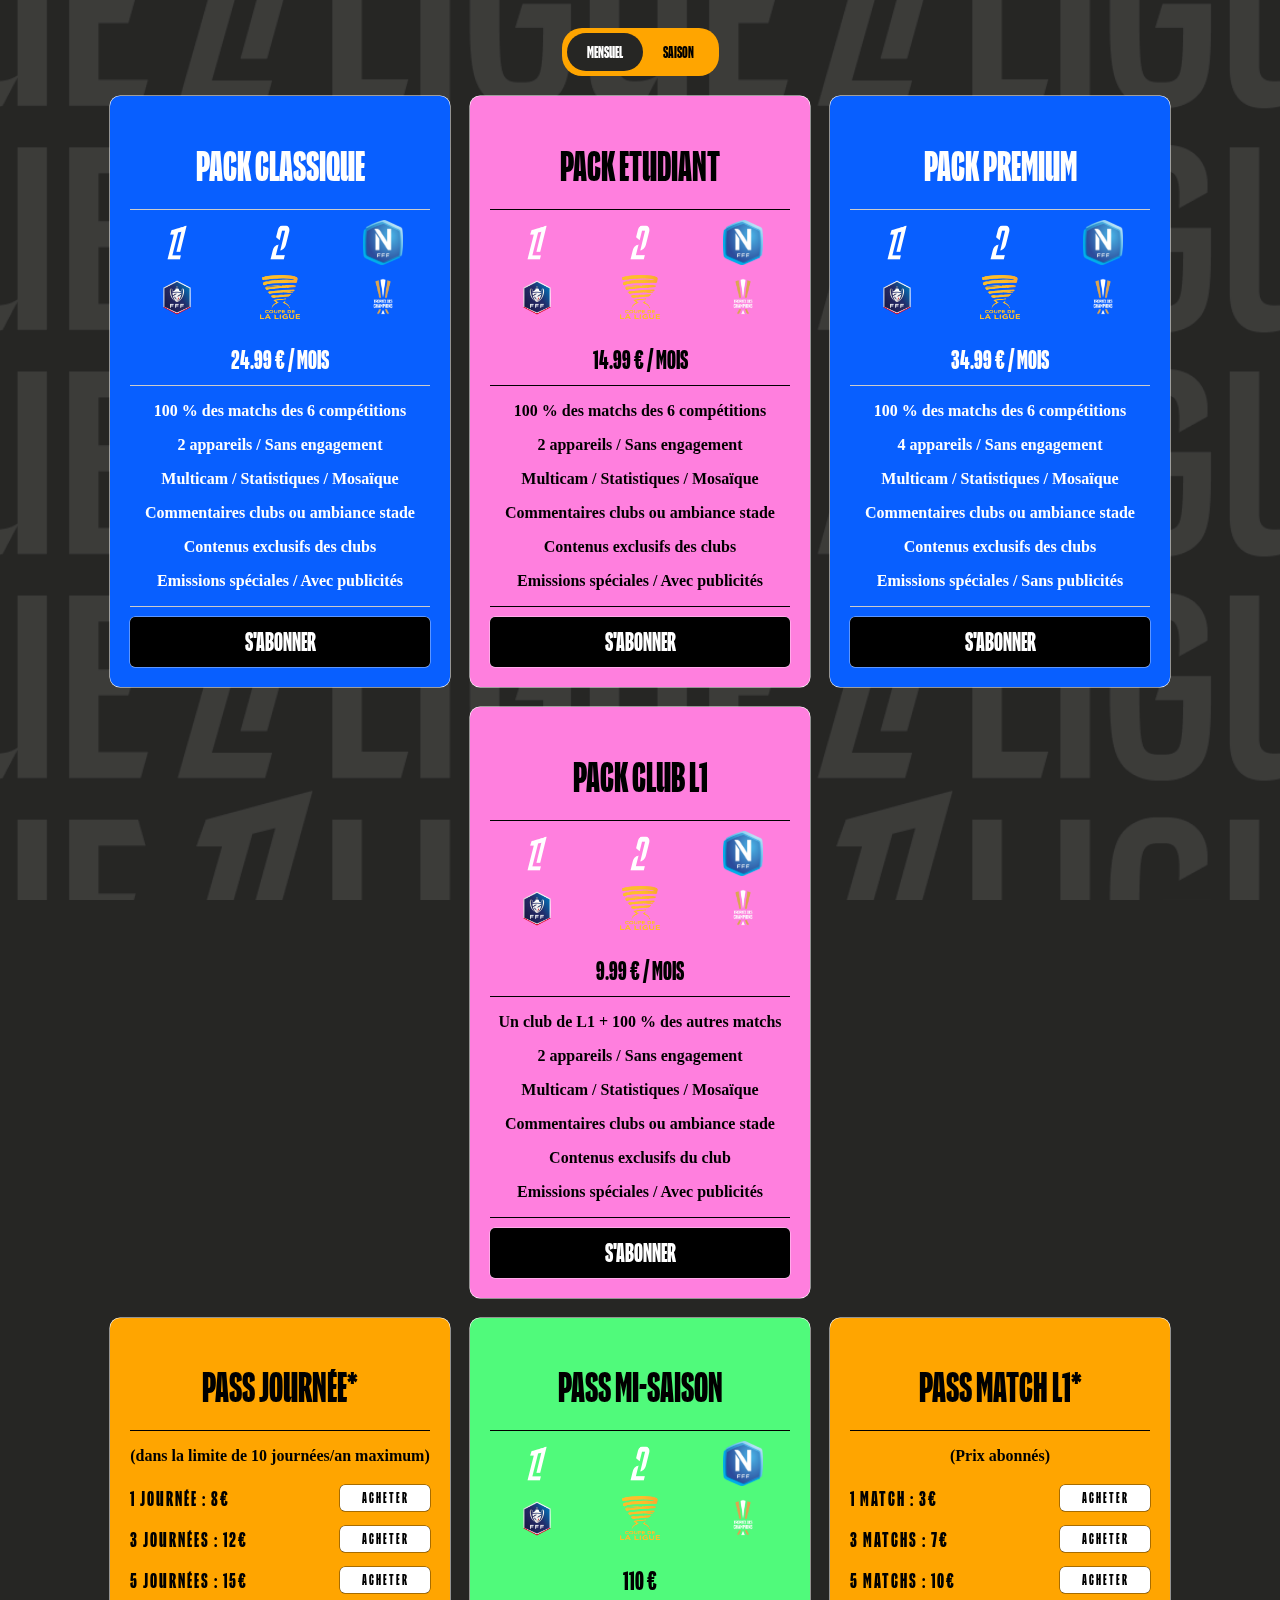
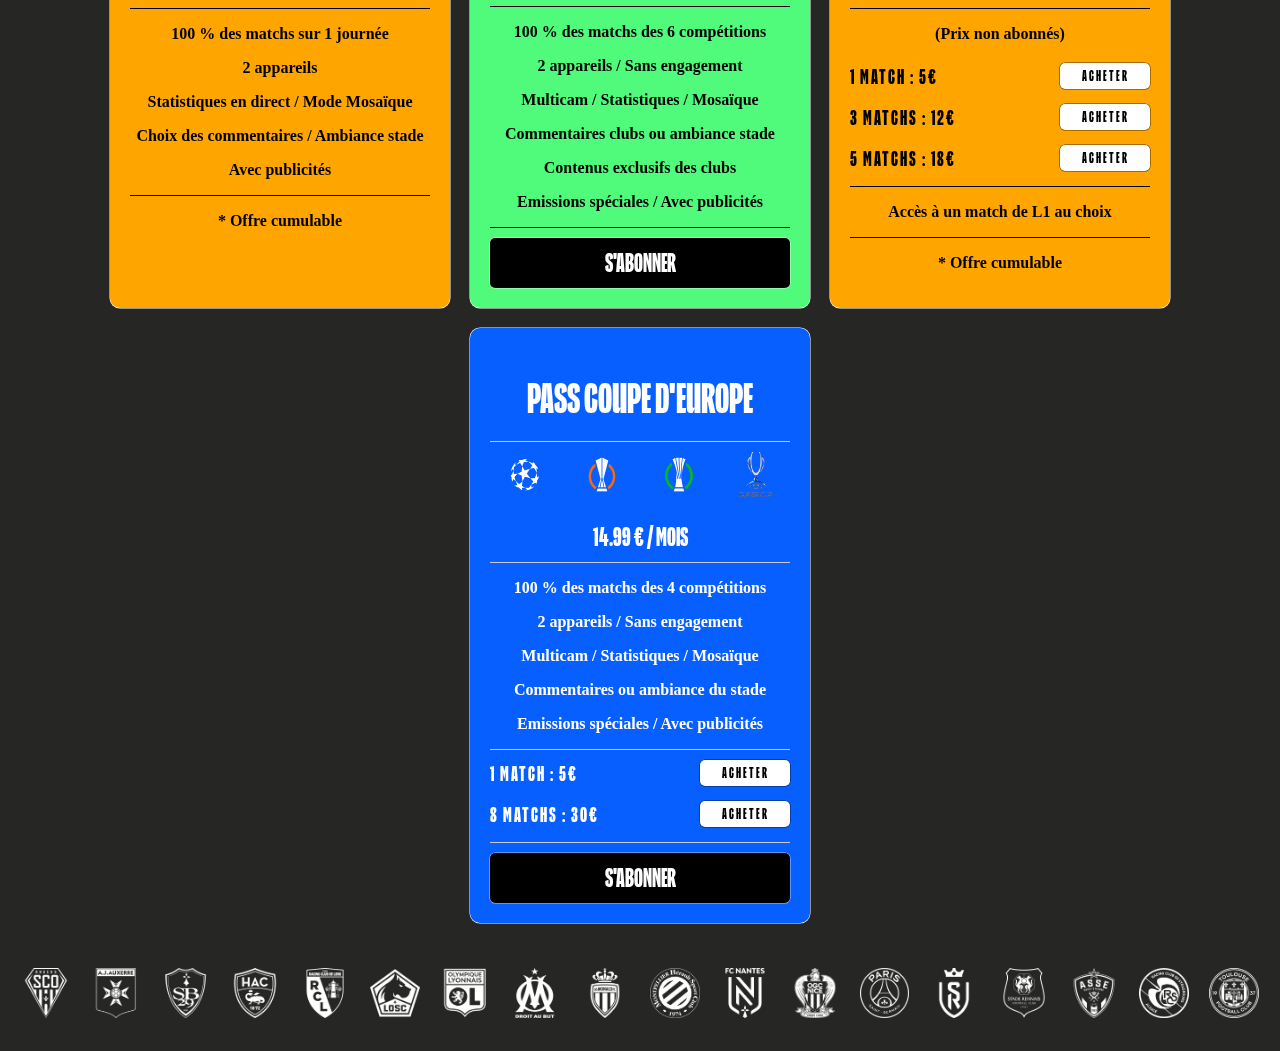
<file: LFP_PACK/index.html>
<!DOCTYPE html>
<html lang="fr">

<head>
    <meta charset="UTF-8">
    <meta name="viewport" content="width=device-width, initial-scale=1.0">
    <meta name="description" content="Prix des packs et pass pour le prix du foot français" />
    <title>LFP Pack</title>
    <link rel="icon" href="images/lfp.ico" type="image/x-icon">
    <link rel="stylesheet" href="styles/style.min.css">

    <!-- Affichage prix -->
    <script>
        function togglePrices(option) {
            document.getElementById('monthly-option').classList.remove('selected');
            document.getElementById('season-option').classList.remove('selected');
            document.getElementById(option + '-option').classList.add('selected');

            const prices = [
                { id: 'price1', annual: 249.99, monthly: 24.99 },
                { id: 'price2', annual: 149.99, monthly: 14.99 },
                { id: 'price3', annual: 349.99, monthly: 34.99 },
                { id: 'price4', annual: 99.99, monthly: 9.99 },
                { id: 'price5', annual: 149.99, monthly: 14.99 }
            ];

            prices.forEach(p => {
                document.getElementById(p.id).innerText = option === 'season'
                    ? `${p.annual} € / Saison`
                    : `${p.monthly} € / Mois`;
            });
        }
        window.onload = function () {
            togglePrices('monthly');
        }
    </script>

</head>

<body>
    <!-- Prix Mois/Année -->
    <div class="toggle-container">
        <div id="monthly-option" class="toggle-option selected" onclick="togglePrices('monthly')">Mensuel</div>
        <div id="season-option" class="toggle-option" onclick="togglePrices('season')">Saison</div>
    </div>
    <!-- LES 4 PACK -->
    <div class="container">
        <!-- Pack Classique -->
        <div class="card" id="classique">
            <h1 style="color: white;">Pack Classique</h1>
            <div class="separator"></div>
            <div class="logo-container">
                <div class="logo-row">
                    <img src="images/l1.webp" alt="L1">
                    <img src="images/l2.webp" alt="L2">
                    <img src="images/n1.webp" alt="L3">
                </div>
                <div class="logo-row">
                    <img src="images/cdf.webp" alt="CDF">
                    <img src="images/cdl.webp" alt="CDL">
                    <img src="images/tdc.webp" alt="TDC">
                </div>
            </div>
            <p class="price" id="price1" style="color: white;">€24.99 / Mensuel</p>
            <div class="separator"></div>
            <div class="texteblanc" style="color: white;">
                <p>100 % des matchs des 6 compétitions</p>
                <p>2 appareils / Sans engagement</p>
                <p>Multicam / Statistiques / Mosaïque</p>
                <p>Commentaires clubs ou ambiance stade</p>
                <p>Contenus exclusifs des clubs</p>
                <p>Emissions spéciales / Avec publicités</p>
            </div>
            <div class="separator"></div>
            <div class="subscribe">S'abonner</div>
        </div>
        <!-- Pack Etudiant -->
        <div class="card two">
            <h1>Pack Etudiant</h1>
            <div class="separator" id="blackseparator"></div>
            <div class="logo-container">
                <div class="logo-row">
                    <img src="images/l1.webp" alt="L1">
                    <img src="images/l2.webp" alt="L2">
                    <img src="images/n1.webp" alt="L3">
                </div>
                <div class="logo-row">
                    <img src="images/cdf.webp" alt="CDF">
                    <img src="images/cdl.webp" alt="CDL">
                    <img src="images/tdc.webp" alt="TDC">
                </div>
            </div>
            <p class="price" id="price2">€14.99 / Mensuel</p>
            <div class="separator" id="blackseparator"></div>
            <p>100 % des matchs des 6 compétitions</p>
            <p>2 appareils / Sans engagement</p>
            <p>Multicam / Statistiques / Mosaïque</p>
            <p>Commentaires clubs ou ambiance stade</p>
            <p>Contenus exclusifs des clubs</p>
            <p>Emissions spéciales / Avec publicités</p>
            <div class="separator" id="blackseparator"></div>
            <div class="subscribe">S'abonner</div>
        </div>
        <!-- Pack Premium -->
        <div class="card" id="premium">
            <h1 style="color: white;">Pack Premium</h1>
            <div class="separator"></div>
            <div class="logo-container">
                <div class="logo-row">
                    <img src="images/l1.webp" alt="L1">
                    <img src="images/l2.webp" alt="L2">
                    <img src="images/n1.webp" alt="L3">
                </div>
                <div class="logo-row">
                    <img src="images/cdf.webp" alt="CDF">
                    <img src="images/cdl.webp" alt="CDL">
                    <img src="images/tdc.webp" alt="TDC">
                </div>
            </div>
            <p class="price" id="price3" style="color: white;">€34.99 / Mensuel</p>
            <div class="separator"></div>
            <div class="texteblanc" style="color: white;">
                <p>100 % des matchs des 6 compétitions</p>
                <p>4 appareils / Sans engagement</p>
                <p>Multicam / Statistiques / Mosaïque</p>
                <p>Commentaires clubs ou ambiance stade</p>
                <p>Contenus exclusifs des clubs</p>
                <p>Emissions spéciales / Sans publicités</p>
            </div>
            <div class="separator"></div>
            <div class="subscribe">S'abonner</div>
        </div>
        <!-- Pack Club -->
        <div class="card two">
            <h1>Pack Club L1</h1>
            <div class="separator" id="blackseparator"></div>
            <div class="logo-container">
                <div class="logo-row">
                    <img src="images/l1.webp" alt="L1">
                    <img src="images/l2.webp" alt="L2">
                    <img src="images/n1.webp" alt="L3">
                </div>
                <div class="logo-row">
                    <img src="images/cdf.webp" alt="CDF">
                    <img src="images/cdl.webp" alt="CDL">
                    <img src="images/tdc.webp" alt="TDC">
                </div>
            </div>
            <p class="price" id="price4">€9.99 / Mensuel</p>
            <div class="separator" id="blackseparator"></div>
            <p>Un club de L1 + 100 % des autres matchs</p>
            <p>2 appareils / Sans engagement</p>
            <p>Multicam / Statistiques / Mosaïque</p>
            <p>Commentaires clubs ou ambiance stade</p>
            <p>Contenus exclusifs du club</p>
            <p>Emissions spéciales / Avec publicités</p>
            <div class="separator" id="blackseparator"></div>
            <div class="subscribe">S'abonner</div>
        </div>
    </div>
    <!-- LES PASS OPTION -->
    <div class="container">
        <!-- Pass Journée -->
        <div class="card three">
            <h1>Pass Journée*</h1>
            <div class="separator" id="blackseparator"></div>
            <p>(dans la limite de 10 journées/an maximum)</p>
            <div class="pricing-options">
                <div class="price-option">
                    <p>1 journée : 8€</p>
                    <div class="buy">Acheter</div>
                </div>
                <div class="price-option">
                    <p>3 journées : 12€</p>
                    <div class="buy">Acheter</div>
                </div>
                <div class="price-option">
                    <p>5 journées : 15€</p>
                    <div class="buy">Acheter</div>
                </div>
            </div>
            <div class="separator" id="blackseparator"></div>
            <p>100 % des matchs sur 1 journée</p>
            <p>2 appareils</p>
            <p>Statistiques en direct / Mode Mosaïque</p>
            <p>Choix des commentaires / Ambiance stade</p>
            <p>Avec publicités</p>
            <div class="separator" id="blackseparator"></div>
            <p>* Offre cumulable</p>
        </div>
        <!-- Pass Mi-Saison -->
        <div class="card three">
            <h1>Pass Mi-Saison</h1>
            <div class="separator" id="blackseparator"></div>
            <div class="logo-container">
                <div class="logo-row">
                    <img src="images/l1.webp" alt="L1">
                    <img src="images/l2.webp" alt="L2">
                    <img src="images/n1.webp" alt="L3">
                </div>
                <div class="logo-row">
                    <img src="images/cdf.webp" alt="CDF">
                    <img src="images/cdl.webp" alt="CDL">
                    <img src="images/tdc.webp" alt="TDC">
                </div>
            </div>
            <p class="price" id="price2">110 €</p>
            <div class="separator" id="blackseparator"></div>
            <p>100 % des matchs des 6 compétitions</p>
            <p>2 appareils / Sans engagement</p>
            <p>Multicam / Statistiques / Mosaïque</p>
            <p>Commentaires clubs ou ambiance stade</p>
            <p>Contenus exclusifs des clubs</p>
            <p>Emissions spéciales / Avec publicités</p>
            <div class="separator" id="blackseparator"></div>
            <div class="subscribe">S'abonner</div>
        </div>
        <!-- Pass Match -->
        <div class="card three">
            <h1>Pass Match L1*</h1>
            <div class="separator" id="blackseparator"></div>
            <p>(Prix abonnés)</p>
            <div class="pricing-options">
                <div class="price-option">
                    <p>1 match : 3€</p>
                    <div class="buy">Acheter</div>
                </div>
                <div class="price-option">
                    <p>3 matchs : 7€</p>
                    <div class="buy">Acheter</div>
                </div>
                <div class="price-option">
                    <p>5 matchs : 10€</p>
                    <div class="buy">Acheter</div>
                </div>
            </div>
            <div class="separator" id="blackseparator"></div>
            <p>(Prix non abonnés)</p>
            <div class="pricing-options">
                <div class="price-option">
                    <p>1 match : 5€</p>
                    <div class="buy">Acheter</div>
                </div>
                <div class="price-option">
                    <p>3 matchs : 12€</p>
                    <div class="buy">Acheter</div>
                </div>
                <div class="price-option">
                    <p>5 matchs : 18€</p>
                    <div class="buy">Acheter</div>
                </div>
            </div>
            <div class="separator" id="blackseparator"></div>
            <p>Accès à un match de L1 au choix</p>
            <div class="separator" id="blackseparator"></div>
            <p>* Offre cumulable</p>
        </div>
        <!-- Pass Europe -->
        <div class="card">
            <h1 style="color: white;">Pass Coupe d'Europe</h1>
            <div class="separator"></div>
            <div class="logo-container">
                <div class="logo-row">
                    <img src="images/c1.webp" alt="C1">
                    <img src="images/c3.webp" alt="C3">
                    <img src="images/c4.webp" alt="C4">
                    <img src="images/c2.webp" alt="C2">
                </div>
            </div>
            <p class="price" id="price5" style="color: white;">€14.99 / Mensuel</p>
            <div class="separator"></div>
            <div class="texteblanc" style="color: white;">
                <p>100 % des matchs des 4 compétitions</p>
                <p>2 appareils / Sans engagement</p>
                <p>Multicam / Statistiques / Mosaïque</p>
                <p>Commentaires ou ambiance du stade</p>
                <p>Emissions spéciales / Avec publicités</p>
                <div class="separator"></div>
                <div class="price-option">
                    <p>1 match : 5€</p>
                    <div class="buy">Acheter</div>
                </div>
                <div class="price-option">
                    <p>8 matchs : 30€</p>
                    <div class="buy">Acheter</div>
                </div>
                <div class="separator"></div>
            </div>
            <div class="subscribe">S'abonner</div>
        </div>
    </div>
    <!-- Les clubs de L1 -->
    <div class="bandeau">
        <div class="logos">
            <img src="images/logos/angers.webp" alt="Logo sco">
            <img src="images/logos/auxerre.webp" alt="Logo aja">
            <img src="images/logos/brest.webp" alt="Logo sb29">
            <img src="images/logos/havre.webp" alt="Logo hac">
            <img src="images/logos/lens.webp" alt="Logo rcl">
            <img src="images/logos/lille.webp" alt="Logo losc">
            <img src="images/logos/lyon.webp" alt="Logo ol">
            <img src="images/logos/marseille.webp" alt="Logo om">
            <img src="images/logos/monaco.webp" alt="Logo asm">
            <img src="images/logos/montpellier.webp" alt="mhsc">
            <img src="images/logos/nantes.webp" alt="Logo fcn">
            <img src="images/logos/nice.webp" alt="Logo ogcn">
            <img src="images/logos/paris.webp" alt="Logo psg">
            <img src="images/logos/reims.webp" alt="Logo sr">
            <img src="images/logos/rennes.webp" alt="Logo srfc">
            <img src="images/logos/st-etienne.webp" alt="Logo ste">
            <img src="images/logos/strasbourg.webp" alt="Logo rcsa">
            <img src="images/logos/toulouse.webp" alt="Logo tfc">
        </div>
    </div>
</body>

</html>
</file>
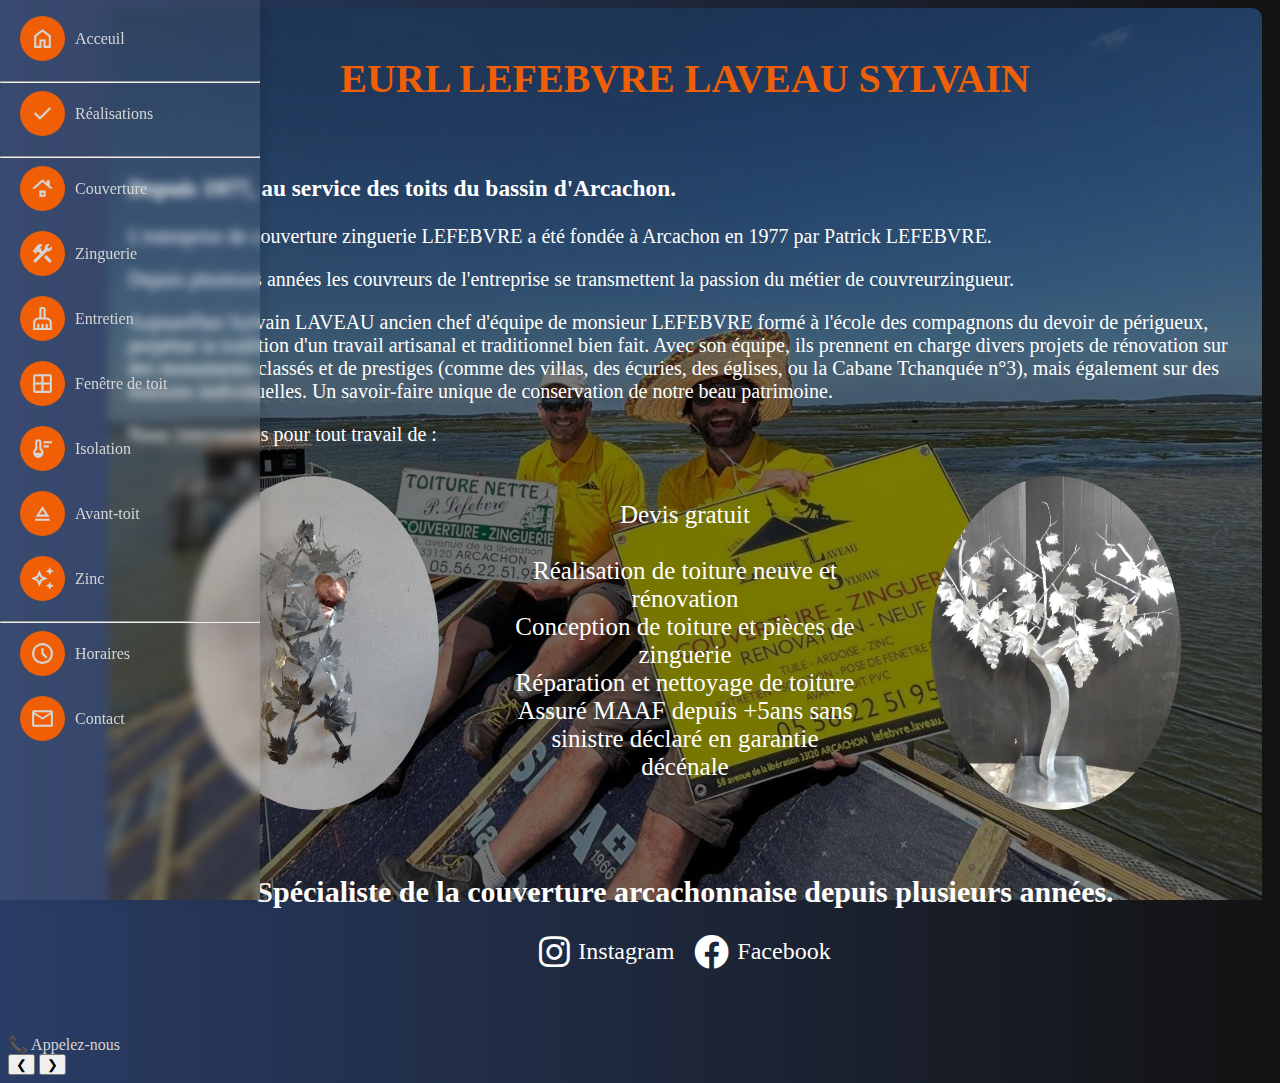
<file: Roofer/index.html>
<!DOCTYPE html>
<html lang="fr">

<head>
      <meta charset="UTF-8">
      <meta name="viewport" content="width=device-width, initial-scale=1.0">
      <meta name="description"
            content="Couverture - Zinguerie - Renovation - Neuf. La EURL LEFEBVRE LAVEAU SYLVAIN, située à Arcachon en Gironde, et spécialisée dans la couverture zinguerie depuis 1977." />
      <meta name="author" content="Night_K7" />
      <title>EURL LLS Arcachon</title>
      <link rel="icon" href="images/favicon.ico" type="image/x-icon">
      <link rel="stylesheet" href="styles/style.css">
      <link rel="stylesheet" href="https://cdnjs.cloudflare.com/ajax/libs/font-awesome/6.0.0-beta3/css/all.min.css">
      <script src="js/scripts.js" defer></script>
</head>

<body>
      <!-- MENU SUR LE COTE -->
      <div class="menu">
            <ul class="menu-content">
                  <li><a href="#" data-target="Acceuil"><span
                                    class="material-symbols-outlined">home</span><span>Acceuil</span></a></li>
                  <hr>
                  <li><a href="#" data-target="Realisation"><span
                                    class="material-symbols-outlined">done</span><span>Réalisations</span></a></li>
                  <hr>
                  <li><a href="#" data-target="Couverture"><span
                                    class="material-symbols-outlined">roofing</span><span>Couverture</span></a></li>

                  <li><a href="#" data-target="Zinguerie"><span
                                    class="material-symbols-outlined">construction</span><span>Zinguerie</span></a></li>

                  <li><a href="#" data-target="Entretien"><span
                                    class="material-symbols-outlined">cleaning_services</span><span>Entretien</span></a>
                  </li>

                  <li><a href="#" data-target="Fenetre"><span
                                    class="material-symbols-outlined">window</span><span>Fenêtre de toit</span></a></li>

                  <li><a href="#" data-target="Isolation"><span
                                    class="material-symbols-outlined">thermostat</span><span>Isolation</span></a></li>

                  <li><a href="#" data-target="PVC"><span
                                    class="material-symbols-outlined">eject</span><span>Avant-toit</span></a></li>

                  <li><a href="#" data-target="Zinc"><span
                                    class="material-symbols-outlined">auto_awesome</span><span>Zinc</span></a></li>
                  <hr>
                  <li><a href="#" data-target="Horaires"><span
                                    class="material-symbols-outlined">schedule</span><span>Horaires</span></a></li>

                  <li><a href="#" data-target="Contact"><span
                                    class="material-symbols-outlined">email</span><span>Contact</span></a></li>
            </ul>
      </div>

      <!-- CONTENU DANS LE CENTRE -->

      <!-- Acceuil -->
      <div id="Acceuil" class="content active">
            <h1 style="text-align: center;">EURL LEFEBVRE LAVEAU SYLVAIN</h1><br>
            <h3>Depuis 1977, au service des toits du bassin d'Arcachon.</h3>
            <p>L'entreprise de couverture zinguerie LEFEBVRE a été fondée à Arcachon en 1977 par Patrick LEFEBVRE.</p>
            <p>Depuis plusieurs années les couvreurs de l'entreprise se transmettent la passion du métier de
                  couvreurzingueur.</p>
            <p>Aujourd'hui Sylvain LAVEAU ancien chef d'équipe de monsieur LEFEBVRE formé à l'école des compagnons du
                  devoir de périgueux, perpétue la tradition d'un travail artisanal et traditionnel bien fait.
                  Avec son équipe, ils prennent en charge divers projets de rénovation sur des monuments classés et de
                  prestiges (comme des villas, des écuries, des églises, ou la Cabane Tchanquée n°3), mais également sur
                  des maisons individuelles. Un savoir-faire unique de conservation de notre beau patrimoine.</p>
            <p>Nous intervenons pour tout travail de :</p>

            <div class="flex-container">
                  <div class="flex-item-left">
                        <img src="images/art2.webp" alt="Image 1"
                              style="max-width: 250px; height: auto; border-radius: 50%;">
                  </div>
                  <div class="flex-item-center">
                        <ul>
                              Devis gratuit<br><br>
                              Réalisation de toiture neuve et rénovation<br>
                              Conception de toiture et pièces de zinguerie<br>
                              Réparation et nettoyage de toiture<br>
                              Assuré MAAF depuis +5ans sans sinistre déclaré en garantie décénale
                        </ul>
                  </div>
                  <div class="flex-item-right">
                        <img src="images/art.webp" alt="Image 1"
                              style="max-width: 250px; height: auto; border-radius: 50%;">
                  </div>
            </div>

            <br>
            <h2 style="text-align: center; color: white;">Spécialiste de la couverture arcachonnaise depuis plusieurs
                  années.</h2>
            <div class="social-buttons">
                  <a href="https://www.instagram.com/lefebvrelaveau" target="_blank" class="social-icon">
                        <i class="fab fa-instagram"></i> Instagram
                  </a>
                  <a href="https://www.facebook.com/profile.php?id=100009056489117" target="_blank" class="social-icon">
                        <i class="fab fa-facebook"></i> Facebook
                  </a>
            </div>
            <br><br>
      </div>

      <!-- Realisations -->
      <div id="Realisation" class="content">
            <h2 style="text-align: center;">Nos réalisations :</h2>
            <hr>
      </div>

      <!-- Couverture -->
      <div id="Couverture" class="content">
            <h2 style="text-align: center;">Couverture Durable & Esthétique :</h2>
            <hr>
      </div>

      <!-- Zinguerie -->
      <div id="Zinguerie" class="content">
            <h2 style="text-align: center;">Travaux de zinguerie :</h2>
            <hr>
            <p>Cet élément métallique de couverture est destiné à évacuer les eaux pluviales ou à s'assurer de
                  l’étanchéité entre la couverture et la maçonnerie.
            </p>
            <p>Il peut être utilisé sur la totalité d'une toiture.</p>
            <hr>
            <h3>Terrasse tasseau zinc :</h3>
            <div class="row_zinguerie">
                  <div class="column_zinguerie">
                        <img src="images/zinc1.webp" alt="zinc1">
                  </div>
                  <div class="column_zinguerie">
                        <img src="images/zinc2.webp" alt="zinc2">
                  </div>
                  <div class="column_zinguerie">
                        <img src="images/zinc3.webp" alt="zinc3">
                  </div>
                  <div class="column_zinguerie">
                        <img src="images/zinc4.webp" alt="zinc4">
                  </div>
            </div>
            <h3>Gouttière et tuyau de descente d'eau pluviale :</h3>
            <div class="row_zinguerie">
                  <div class="column_zinguerie">
                        <img src="images/zinc5.webp" alt="zinc5">
                  </div>
                  <div class="column_zinguerie">
                        <img src="images/zinc6.webp" alt="zinc6">
                  </div>
                  <div class="column_zinguerie">
                        <img src="images/zinc8.webp" alt="zinc8">
                  </div>
                  <div class="column_zinguerie">
                        <img src="images/zinc7.webp" alt="zinc7">
                  </div>
            </div>
            <h3>Chéneau :</h3>
            <div class="row_zinguerie">
                  <div class="column_zinguerie">
                        <img src="images/zinc9.webp" alt="zinc9">
                  </div>
                  <div class="column_zinguerie">
                        <img src="images/zinc10.webp" alt="zinc10">
                  </div>
                  <div class="column_zinguerie">
                        <img src="images/zinc11.webp" alt="zinc11">
                  </div>
                  <div class="column_zinguerie">
                        <img src="images/zinc12.webp" alt="zinc12">
                  </div>
            </div>
            <h3>Entourage cheminée / fenêtre :</h3>
            <div class="row_zinguerie">
                  <div class="column_zinguerie">
                        <img src="images/zinc13.webp" alt="zinc13">
                  </div>
                  <div class="column_zinguerie">
                        <img src="images/zinc14.webp" alt="zinc14">
                  </div>
                  <div class="column_zinguerie">
                        <img src="images/zinc15.webp" alt="zinc15">
                  </div>
                  <div class="column_zinguerie">
                        <img src="images/zinc16.webp" alt="zinc16">
                  </div>
            </div>
            <h3>Autres :</h3>
            <div class="row_zinguerie">
                  <div class="column_zinguerie">
                        <img src="images/zinc17.webp" alt="zinc17">
                  </div>
                  <div class="column_zinguerie">
                        <img src="images/zinc18.webp" alt="zinc18">
                  </div>
                  <div class="column_zinguerie">
                        <img src="images/zinc19.webp" alt="zinc19">
                  </div>
                  <div class="column_zinguerie">
                        <img src="images/zinc20.webp" alt="zinc20">
                  </div>
            </div>
            <br>
      </div>

      <!-- Entretien -->
      <div id="Entretien" class="content">
            <h2 style="text-align: center;">Entretien des toitures :</h2>
            <hr>
      </div>

      <!-- Fenêtre de toit -->
      <div id="Fenetre" class="content">
            <h2 style="text-align: center;">Fenêtre de toit et châssis :</h2>
            <hr>
      </div>

      <!-- Isolation -->
      <div id="Isolation" class="content">
            <h2 style="text-align: center;">Nos solutions d'isolation des combles :</h2>
            <hr>
            <div class="timeline">
                  <div class="container left">
                        <div class="time_content_left">
                              <h3>Laine minérale en flocons soufflée :</h3>
                              <div class="image-text">
                                    <a href="images/laine_flocon.webp" target="_blank">
                                          <img src="images/laine_flocon.webp" alt="flocons" class="timeline-img">
                                    </a>
                                    <p class="timeline-text">
                                          <span class="check-icon">✅</span>Combles non aménagés.
                                          <br>
                                          <span class="check-icon">❌</span>Combles aménagés.
                                    </p>
                              </div>
                        </div>
                  </div>
                  <div class="container right">
                        <div class="time_content_right">
                              <h3>Laine de verre en rouleau :</h3>
                              <div class="image-text">
                                    <p class="timeline-text">
                                          <span class="check-icon">✅</span>Combles non aménagés.
                                          <br>
                                          <span class="check-icon">❌</span>Combles aménagés.
                                    </p>
                                    <a href="images/laine_verre.webp" target="_blank">
                                          <img src="images/laine_verre.webp" alt="verre" class="timeline-img">
                                    </a>
                              </div>
                        </div>
                  </div>
                  <div class="container left">
                        <div class="time_content_left">
                              <h3>Isolant réflecteur :</h3>
                              <div class="image-text">
                                    <a href="images/isolation.webp" target="_blank">
                                          <img src="images/isolation.webp" alt="reflecteur" class="timeline-img">
                                    </a>
                                    <p class="timeline-text">
                                          <span class="check-icon">✅</span>Combles non aménagés.
                                          <br>
                                          <span class="check-icon">✅</span>Combles aménagés.
                                    </p>
                              </div>
                        </div>
                  </div>
                  <div class="container right">
                        <div class="time_content_right">
                              <h3>Laine de roche :</h3>
                              <div class="image-text">
                                    <p class="timeline-text">
                                          <span class="check-icon">✅</span>Combles non aménagés.
                                          <br>
                                          <span class="check-icon">❌</span>Combles aménagés.
                                    </p>
                                    <a href="images/laine_roche.webp" target="_blank">
                                          <img src="images/laine_roche.webp" alt="roche" class="timeline-img">
                                    </a>
                              </div>
                        </div>
                  </div>
                  <div class="container left">
                        <div class="time_content_left">
                              <h3>Fibre de cellulose (papier recyclés):</h3>
                              <div class="image-text">
                                    <a href="images/fibre_cellulose.webp" target="_blank">
                                          <img src="images/fibre_cellulose.webp" alt="cellulose" class="timeline-img">
                                    </a>
                                    <p class="timeline-text">
                                          <span class="check-icon">✅</span>Combles non aménagés.
                                          <br>
                                          <span class="check-icon">❌</span>Combles aménagés.
                                    </p>
                              </div>
                        </div>
                  </div>
                  <div class="container right">
                        <div class="time_content_right">
                              <h3>Laine de verre en rouleau :</h3>
                              <div class="image-text">
                                    <p class="timeline-text">
                                          <span class="check-icon">❌</span>Combles non aménagés.
                                          <br>
                                          <span class="check-icon">✅</span>Combles aménagés.
                                    </p>
                                    <a href="images/isolation2.webp" target="_blank">
                                          <img src="images/isolation2.webp" alt="rouleau" class="timeline-img">
                                    </a>
                              </div>
                        </div>
                  </div>
            </div>
            <br>
      </div>

      <!-- Avant-toit PVC -->
      <div id="PVC" class="content">
            <h2 style="text-align: center;">Avant-toits et bandeaux en PVC :</h2>
            <hr>
            <div class="flex-container-2">
                  <div class="flex-item-droite">
                        <p>Les lambris et couvre-bandeaux en PVC permettent une facilité d'entretien de vos avant-toits
                              (fini les peintures décollées).
                        </p>
                  </div>
                  <div class="flex-item-gauche">
                        <div class="slideshow-container">

                              <div class="mySlides fade">
                                    <div class="numbertext">1 / 3</div>
                                    <img src="images/toit1.webp" style="width:100%">
                                    <div class="text">avant-toit carré</div>
                              </div>

                              <div class="mySlides fade">
                                    <div class="numbertext">2 / 3</div>
                                    <img src="images/toit2.webp" style="width:100%">
                                    <div class="text">ancien avant-toit</div>
                              </div>

                              <div class="mySlides fade">
                                    <div class="numbertext">3 / 3</div>
                                    <img src="images/toit3.webp" style="width:100%">
                                    <div class="text">avant-toit pvc</div>
                              </div>

                              <a class="prev" onclick="plusSlides(-1)">❮</a>
                              <a class="next" onclick="plusSlides(1)">❯</a>

                        </div>
                        <div style="text-align:center">
                              <span class="dot" onclick="currentSlide(1)"></span>
                              <span class="dot" onclick="currentSlide(2)"></span>
                              <span class="dot" onclick="currentSlide(3)"></span>
                        </div>
                  </div>
            </div>
            <div class="flex-container-2">
                  <div class="flex-item-gauche">
                        <div class="slideshow-container">

                              <div class="mySlides2 fade">
                                    <div class="numbertext2">1 / 2</div>
                                    <img src="images/pvc.webp" style="width:100%">
                                    <div class="text">Coloris PVC</div>
                              </div>

                              <div class="mySlides2 fade">
                                    <div class="numbertext2">2 / 2</div>
                                    <img src="images/pvc2.webp" style="width:100%; object-position: unset;">
                                    <div class="text">Avant-toit travaillé</div>
                              </div>

                              <a class="prev2" onclick="plusSlides2(-1)">❮</a>
                              <a class="next2" onclick="plusSlides2(1)">❯</a>

                        </div>
                        <div style="text-align:center">
                              <span class="dot2" onclick="currentSlide2(1)"></span>
                              <span class="dot2" onclick="currentSlide2(2)"></span>
                        </div>
                  </div>
                  <div class="flex-item-droite">
                        <p>Couleurs des lambris et couvre-bandeaux en PVC.</p>
                  </div>
            </div>
      </div>

      <!-- Decoration en zinc -->
      <div id="Zinc" class="content">
            <h2 style="text-align: center;">Décorations en zinc :</h2>
            <hr>
            <br>
            <!-- Grille Photo -->
            <div class="row">
                  <div class="column">
                        <img src="images/art.webp" style="width:100%; border-radius:10px">
                        <img src="images/art2.webp" style="width:100%; border-radius:10px">
                        <img src="images/art3.webp" style="width:100%; border-radius:10px">
                        <img src="images/art4.webp" style="width:100%; border-radius:10px">
                        <img src="images/art17.webp" style="width:100%; border-radius:10px; height: 15%;">
                  </div>
                  <div class="column">
                        <img src="images/art5.webp" style="width:100%; border-radius:10px">
                        <img src="images/art6.webp" style="width:100%; border-radius:10px">
                        <img src="images/art7.webp" style="width:100%; border-radius:10px">
                        <img src="images/art8.webp" style="width:100%; border-radius:10px">
                        <img src="images/art18.webp" style="width:100%; border-radius:10px; height: 15%;">
                  </div>
                  <div class="column">
                        <img src="images/art9.webp" style="width:100%; border-radius:10px">
                        <img src="images/art10.webp" style="width:100%; border-radius:10px">
                        <img src="images/art11.webp" style="width:100%; border-radius:10px">
                        <img src="images/art12.webp" style="width:100%; border-radius:10px">
                        <img src="images/art19.webp" style="width:100%; border-radius:10px">
                        <img src="images/art20.webp" style="width:100%; border-radius:10px">
                  </div>
                  <div class="column">
                        <img src="images/art13.webp" style="width:100%; border-radius:10px">
                        <img src="images/art14.webp" style="width:100%; border-radius:10px">
                        <img src="images/art15.webp" style="width:100%; border-radius:10px">
                        <img src="images/art16.webp" style="width:100%; border-radius:10px; height: 40.5%;">
                  </div>
            </div>
            <br><br>
      </div>

      <!-- Horaires -->
      <div id="Horaires" class="content">
            <h2 style="text-align: center;">Nos Horaires :</h2>
            <hr>
            <div class="flex-container-2">
                  <div class="flex-item-gauche">
                        <ul class="horaire-list">
                              <li><i class="fas fa-clock"></i> <strong>Lundi :</strong><span class="horaire">8h00 -
                                          18h00</span>
                              </li>
                              <li><i class="fas fa-clock"></i> <strong>Mardi :</strong><span class="horaire">8h00 -
                                          18h00</span>
                              </li>
                              <li><i class="fas fa-clock"></i> <strong>Mercredi :</strong><span class="horaire">8h00 -
                                          18h00</span>
                              </li>
                              <li><i class="fas fa-clock"></i> <strong>Jeudi :</strong><span class="horaire">8h00 -
                                          18h00</span>
                              </li>
                              <li><i class="fas fa-clock"></i> <strong>Vendredi :</strong><span class="horaire">8h00 -
                                          18h00</span>
                              </li>
                              <li class="ferme"><i class="fas fa-times-circle"></i> <strong>Samedi :</strong><span
                                          class="horaire">Fermé</span></li>
                              <li class="ferme"><i class="fas fa-times-circle"></i> <strong>Dimanche :</strong><span
                                          class="horaire">Fermé</span></li>
                        </ul>
                  </div>
                  <div class="flex-item-droite">
                        <div class="image-section">
                              <img src="images/vacance.webp" alt="Image" class="image">
                        </div>
                  </div>
            </div>
            <p id="etat-horaire"></p>
            <p>⚠️ <strong>L'entreprise sera fermée quatre semaines au mois d'août et une semaine entre Noël et le
                        premier de l'an pour cause de congés.</strong>
            </p>
      </div>

      <!-- Contact -->
      <div id="Contact" class="content">
            <h2 style="text-align: center;">Nos Informations de contacts :</h2>
            <hr>
            <div class="flex-container">
                  <div class="flex-item-gauche"
                        style="border-radius: 5px; background-color: rgb(245, 237, 237); padding: 20px; text-align: left;">
                        <form id="formContact" action="#" method="post" enctype="text/plain" onsubmit="sendMail(event)">
                              <label for="prenom"><span>Prénom</span></label>
                              <input type="text" id="prenom" name="prenom" placeholder="Votre prénom"
                                    required="required">

                              <label for="nom">Nom</label>
                              <input type="text" id="nom" name="nom" placeholder="Votre nom.." required="required">

                              <label for="mail">Mail</label>
                              <input type="email" id="mail" name="mail" placeholder="Votre mail.." required="required">

                              <label for="phone">Numéro de téléphone</label>
                              <input type="tel" id="phone" name="phone" placeholder="Votre numéro de téléphone.."
                                    required="required">

                              <label for="adresse">Adresse</label>
                              <input type="text" id="adresse" name="adresse" placeholder="Votre adresse.."
                                    required="required">

                              <label for="why">Raisons du contact</label>
                              <select id="why" name="why">
                                    <option value="devis">Demande de devis</option>
                                    <option value="renseignement">Renseignements</option>
                                    <option value="autre">Autre</option>
                              </select>

                              <label for="subject">Message</label>
                              <textarea id="subject" name="subject" placeholder="Votre message.." style="height:100px"
                                    required="required"></textarea>

                              <input type="submit" value="ENVOYER">
                        </form>
                  </div>
                  <div class="flex-item-droite" style="font-size: 20px;">
                        <iframe
                              src="https://www.google.com/maps/embed?pb=!1m18!1m12!1m3!1d843.8185966525715!2d-1.1566054924570364!3d44.65311837978226!2m3!1f0!2f0!3f0!3m2!1i1024!2i768!4f13.1!3m3!1m2!1s0xd549ee0cc2a5e53%3A0x7e4689187247224f!2s58%20Av.%20de%20la%20Lib%C3%A9ration%2C%2033120%20Arcachon!5e0!3m2!1sfr!2sfr!4v1741013281771!5m2!1sfr!2sfr"
                              width="450" height="350" style="border:0; border-radius: 10px; overflow: hidden;"
                              allowfullscreen="" loading="lazy" referrerpolicy="no-referrer-when-downgrade">
                        </iframe>
                        <p>Bassin d'Arcachon, Gironde, 33 Aquitaine</p><br>
                        <p>58 Avenue de la libération 33120 Arcachon</p><br>
                        <p id="email" onclick="copyEmail()" title="Cliquez pour copier"
                              style="color: #f05f06; font-weight: bold; cursor: pointer;">📧
                              lefebvre.laveau.sylvain@gmail.com</p><br>
                        <p>📞 05 56 22 51 95</p><br>
                        <div id="copyNotification2"></div>
                        <div class="social-buttons">
                              <a href="https://www.instagram.com/lefebvrelaveau" target="_blank" class="social-icon">
                                    <i class="fab fa-instagram"></i> Instagram
                              </a>
                              <a href="https://www.facebook.com/profile.php?id=100009056489117" target="_blank"
                                    class="social-icon">
                                    <i class="fab fa-facebook"></i> Facebook
                              </a>
                        </div>
                  </div>
            </div>
            <br><br>
      </div>

      <!-- BOUTON FIXE CONTACT ET PREVNEXT -->
      <a href="tel:+33556225195" id="btncontact" class="cta-floating">📞 Appelez-nous</a>
      <div id="copyNotification"></div>

      <div class="navigation-buttons">
            <button id="prevButton">❮</button>
            <button id="nextButton">❯</button>
      </div>

</body>

</html>
</file>
<file: Roofer/styles/style.css>
@import url('https://fonts.googleapis.com/css2?family=Material+Symbols+Outlined:opsz,wght,FILL,GRAD@20..48,100..700,0..1,-50..200');

body {
  min-height: 100vh;
  background: linear-gradient(to right, #2A3D66, #121212);
}

/* ::::::::::::::::::::::::::::::::::::::::::::::::::::::::::::::::::::::::::::::::::::: */
/* MENU DU COTE */
.menu::-webkit-scrollbar {
  display: none;
}

h1,
h2 {
  color: #f05f06;
}

ul {
  padding: 0;
}

.menu {
  position: fixed;
  top: 0;
  left: 0;
  width: 85px;
  height: 100%;
  transition: .3s;
  scrollbar-width: none;
  overflow: hidden scroll;
  background: #ffffff12;
  -ms-overflow-style: none;
  backdrop-filter: blur(5px);
  box-shadow: 8px 0px 9px 0px #00000014;
}

.menu:hover {
  width: 260px;
}

.menu:hover li span:nth-child(2) {
  display: block;
}

.menu-content li {
  list-style: none;
  border-radius: 0px 50px 50px 0;
  transition: .3s;
  margin-bottom: 20px;
  padding-left: 20px;
}

.menu-content li:hover {
  background: #f05f06;
}

.menu-content li span:nth-child(2) {
  display: none;
}

a {
  text-decoration: none;
  color: rgb(213, 213, 213);
  display: flex;
  align-items: center;
  font-family: 'calibri';
}

.material-symbols-outlined {
  padding: 10px;
  font-size: 25px;
  margin-right: 10px;
  border-radius: 50%;
  background: #f05f06;
}

/* ::::::::::::::::::::::::::::::::::::::::::::::::::::::::::::::::::::::::::::::::::::: */
.content {
  display: none;
  /* Caché par défaut */
  margin-left: 100px;
  margin-right: 10px;
  padding: 20px;
  border-radius: 10px;
  color: white;
  font-size: 20px;
}

.content.active {
  display: block;
  /* Afficher uniquement l'élément actif */
}

#Acceuil {
  background-image: linear-gradient(to right, rgba(0, 0, 0, 0.568), rgba(0, 0, 0, 0.5)),
    url('../images/home.webp');
  /* background-image: url('../images/home.webp'); */
  background-size: cover;
  background-position: center;
  background-attachment: fixed;
  overflow: hidden;
}

/*:::::::::::::::::::::::::::::::::::::::::::::::::::::::::::::::::::::::::::::::::::::: */
.flex-item-gauche,
.flex-item-droite {
  flex: none;
  /* Chaque élément prendra toute la largeur */
  margin-bottom: 20px;
}

/*:::::::::::::::::::::::::::::::::::::::::::::::::::::::::::::::::::::::::::::::::::::: */
/* style pour la section horaires */
.flex-container-2 {
  display: flex;
  padding: 20px;
  text-align: center;
  flex-direction: row;
  text-align: center;
}

@media (max-width: 800px) {
  .flex-container-2 {
    flex-direction: column;
  }
}

.flex-item-droite {
  padding: 10px;
  flex: 1;
  box-sizing: border-box;
}

.flex-item-gauche {
  padding: 10px;
  flex: 2;
  box-sizing: border-box;
}

.horaire-section {
  flex: 2;
  padding: 20px;
  background-color: #f4f4f4;
  border-radius: 8px;
  box-shadow: 0 2px 10px rgba(0, 0, 0, 0.1);
}

.image-section {
  flex: 1;
  display: flex;
  justify-content: center;
  align-items: center;
  height: 100%;
}

.image-section img {
  width: 100%;
  height: 100%;
  border-radius: 10px;
}

.horaire-list {
  list-style: none;
  padding: 0;
  margin: 0;
  font-family: Arial, sans-serif;
}

.horaire-list li {
  display: flex;
  align-items: center;
  padding: 10px;
  margin-bottom: 12px;
  background-color: white;
  border: 1px solid #ddd;
  border-radius: 8px;
  box-shadow: 0px 2px 5px rgba(0, 0, 0, 0.1);
  transition: all 0.3s ease;
}

.horaire-list li:hover {
  background-color: #e0f7fa;
  transform: scale(1.02);
  cursor: pointer;
}

.horaire-list i {
  margin-right: 10px;
  font-size: 20px;
  color: green;
}

.horaire-list li.ferme i {
  color: red;
}

.horaire-list strong {
  font-weight: bold;
  margin-right: 10px;
  color: black;
}

.horaire-list .horaire {
  color: black;
  font-weight: bold;
}

/* ::::::::::::::::::::::::::::::::::::::::::::::::::::::::::::::::::::::::::::::::::::: */
.flex-container {
  display: flex;
  flex-direction: row;
  font-size: 30px;
  text-align: center;
}

.flex-item-left {
  padding: 10px;
  flex: 1;
  box-sizing: border-box;
}

.flex-item-center {
  padding: 10px;
  flex: 1;
  font-size: 25px;
  box-sizing: border-box;
}

.flex-item-right {
  padding: 10px;
  flex: 1;
  box-sizing: border-box;
}

@media (max-width: 800px) {
  .flex-container {
    flex-direction: column;
  }
}

/* ::::::::::::::::::::::::::::::::::::::::::::::::::::::::::::::::::::::::::::::::::::: */
/* Style pour les icônes de réseaux sociaux */
.social-buttons {
  display: flex;
  gap: 20px;
  justify-content: center;
  margin-top: 20px;
}

.social-icon {
  text-decoration: none;
  color: white;
  font-size: 24px;
  display: flex;
  align-items: center;
  gap: 8px;
  transition: color 0.3s;
}

#Acceuil>div.social-buttons>a:nth-child(2):hover {
  color: #0866ff;
}

#Acceuil>div.social-buttons>a:nth-child(1):hover {
  background: linear-gradient(to right, #f9ce34, #ee2a7b, #6228d7);
  background-clip: text;
  -webkit-background-clip: text;
  -webkit-text-fill-color: transparent;
}

.social-icon i {
  font-size: 35px;
}

/* ::::::::::::::::::::::::::::::::::::::::::::::::::::::::::::::::::::::::::::::::::::: */
/* Style pour la section contact */
#Contact>div>div.flex-item-droite>div>a:nth-child(1):hover {
  background: linear-gradient(to right, #f9ce34, #ee2a7b, #6228d7);
  background-clip: text;
  -webkit-background-clip: text;
  -webkit-text-fill-color: transparent;
}

#Contact>div>div.flex-item-droite>div>a:nth-child(2):hover {
  color: #0866ff;
}

/* formulaire de contact */

input[type=text],
input[type=email],
input[type=tel],
select,
textarea {
  width: 100%;
  padding: 12px;
  border: 1px solid #ccc;
  border-radius: 4px;
  box-sizing: border-box;
  margin-top: 6px;
  margin-bottom: 16px;
  resize: none;
}

input[type=submit] {
  background-color: #0d6efd;
  color: white;
  font-weight: bold;
  padding: 12px 20px;
  border: none;
  border-radius: 4px;
  cursor: pointer;
  width: 100%;
}

input[type=submit]:hover {
  background-color: #f05f06;
}

#formContact>label {
  color: black;
  font-size: 20px;
}

/* ::::::::::::::::::::::::::::::::::::::::::::::::::::::::::::::::::::::::::::::::::::: */
</file>
<file: LFP_PACK/styles/style.min.css>
@font-face{font-family:Ligue1Font;src:url(../fonts/L1.woff2) format('woff2');font-weight:400;font-style:normal}body{background:#262624;background-size:200px 100px;display:flex;flex-direction:column;align-items:center;position:relative}body::before{content:"";position:fixed;top:0;left:0;width:100%;height:100%;background-image:url(../images/background.png);background-repeat:repeat;background-position:center;background-size:50%;opacity:.1;pointer-events:none;z-index:-1}.toggle-container{font-family:Ligue1Font;display:flex;background:orange;border-radius:20px;padding:5px;margin:20px;box-shadow:10px}.toggle-option{padding:10px 20px;cursor:pointer;border-radius:20px;font-weight:700}.selected{background:#262624;color:#fff}.container{display:flex;flex-wrap:wrap;gap:20px;justify-content:center;margin-bottom:20px}.logo-container{display:flex;flex-direction:column;gap:10px}.logo-row{display:flex;justify-content:space-around;gap:8px}.logo-row img{width:40px;height:45px}.card{background-color:#085fff;padding:20px;border-radius:10px;box-shadow:0 0 .5px .5px #fff;width:300px;text-align:center;color:#000}h1{font-family:Ligue1Font;color:#000;font-size:40px;text-align:center;margin-bottom:20px}p{font-weight:700}.two{background:#ff7fde;color:#000}.three{background:orange;color:#000}body>div:nth-child(3)>div:nth-child(2){background:#50fa7b;color:#000}.price{font-family:Ligue1Font;font-size:25px;font-weight:700;margin-bottom:10px}.separator{height:1px;background:#ccc;margin-bottom:10px}#blackseparator{background:#000}.subscribe{background:#000;padding:10px;text-align:center;font-weight:700;font-family:Ligue1Font;font-size:25px;border-radius:5px;box-shadow:0 0 .5px .5px rgba(255,255,255,.69);cursor:pointer;color:#fff}.bandeau{bottom:0;left:0;width:100%;height:80px;display:flex;align-items:center;justify-content:center;overflow:hidden;padding:10px 0}.bandeau .logos{display:flex;justify-content:center;gap:20px;flex-wrap:nowrap}.bandeau .logos img{height:50px;width:auto;max-width:100px}.pricing-options{display:flex;flex-direction:column;align-items:flex-start;margin-top:20px}.price-option{display:flex;justify-content:space-between;align-items:center;margin-bottom:15px;width:100%}.price-option p{margin:0;flex:1;text-align:left;font-family:Ligue1Font;font-size:20px;font-weight:700;width:100px;letter-spacing:2px}.buy{background-color:#fff;letter-spacing:2px;color:#fff;padding:5px 10px;width:70px;cursor:pointer;text-align:center;font-weight:700;font-family:Ligue1Font;border-radius:5px;box-shadow:0 0 .5px .5px rgba(0,0,0,.69);font-size:14px;color:#000}
</file>
